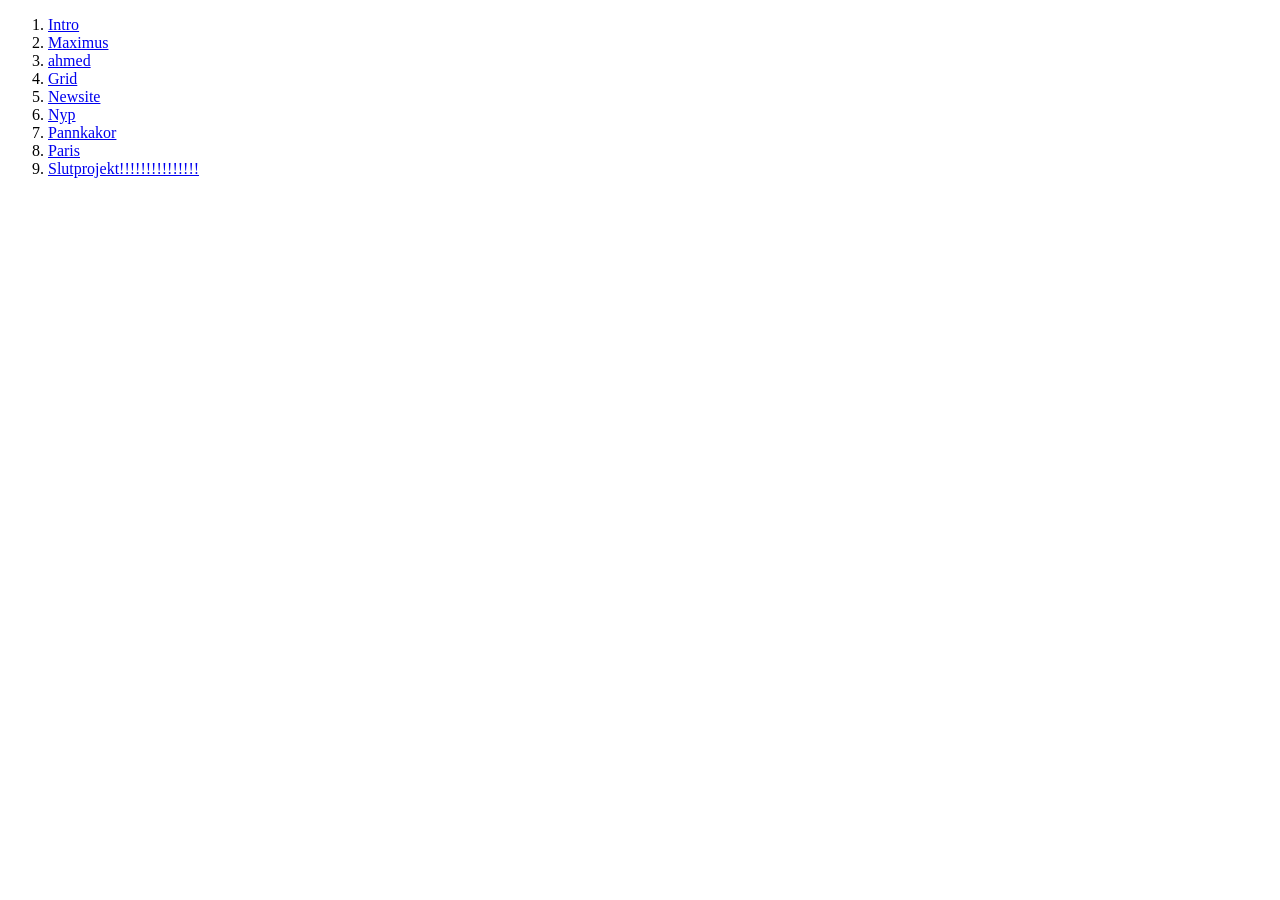
<file: index.html>
<!DOCTYPE html>
<html lang="en">
<head>
    <meta charset="UTF-8">
    <meta name="viewport" content="width=device-width, initial-scale=1.0">
    <title>Document</title>
</head>
<body>
    

<ol>

<li><a href="01_intro/index.html">Intro</a>
</li>
<li><a href="05_Maximus/index.html">Maximus</a>
</li>
<li><a href="ahmed/index.html">ahmed</a>
</li>
<li><a href="Grid/index.html">Grid</a>
</li>
<li><a href="newsite/homepage/homepage.html">Newsite</a>
</li>
<li><a href="Nyp/index.html">Nyp</a>
</li>
<li><a href="pannkakor/index.html">Pannkakor</a>
</li>
<li><a href="Paris/index.html">Paris</a>
</li>
<li><a href="slutprojekt/index.html">Slutprojekt!!!!!!!!!!!!!!!</a>
</li>





</ol>




</body>
</html>
</file>
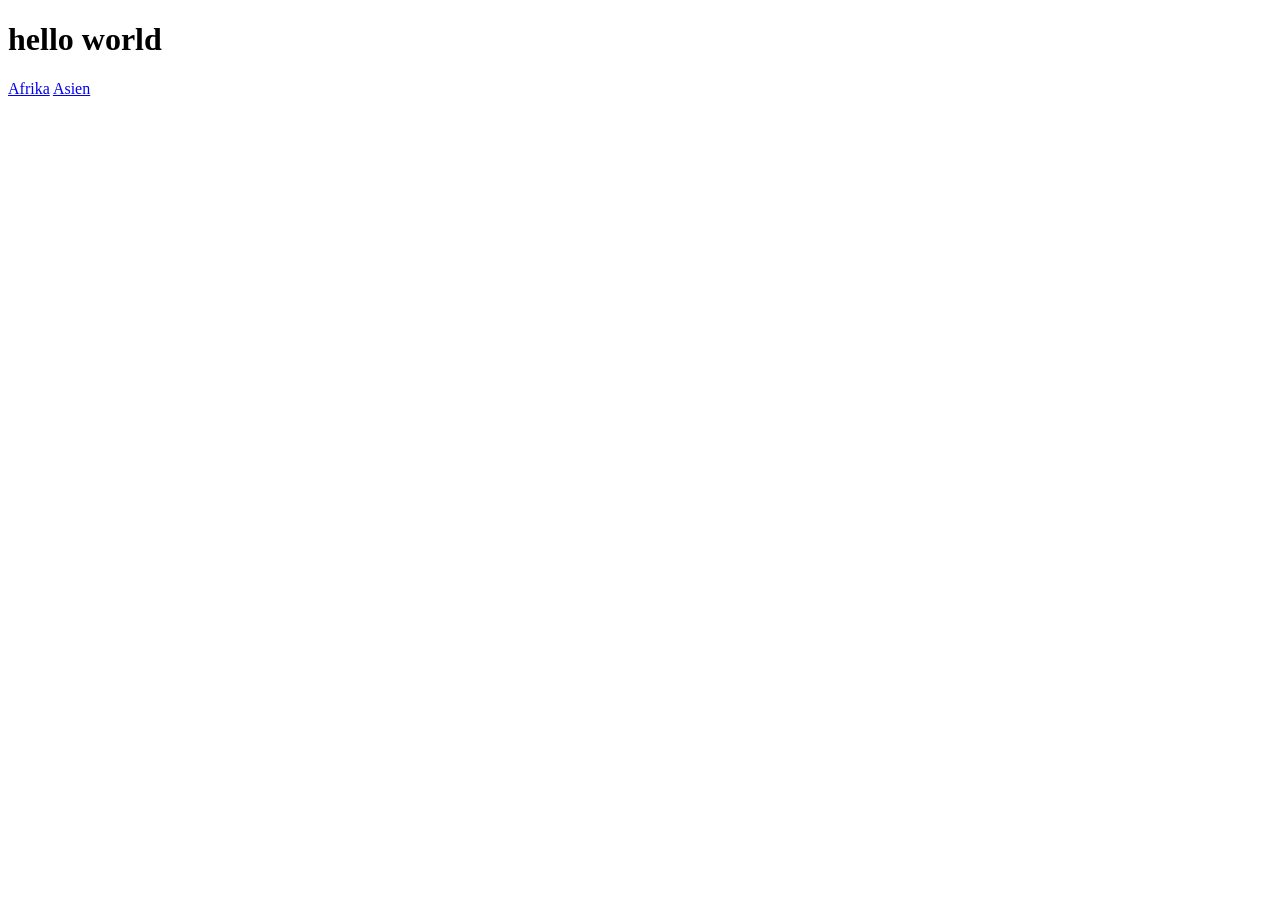
<file: 01_intro/index.html>
<!DOCTYPE html>
<html lang="en">
<head>
    <meta charset="UTF-8">
    <meta name="viewport" content="width=device-width, initial-scale=1.0">
    <title>Document</title>
</head>
<body>
  <h1> hello world</h1> 
  <a href="afrika/afrika.html">Afrika</a>
  <a href="asien/asien.html">Asien</a>
</body>
</html>
</file>
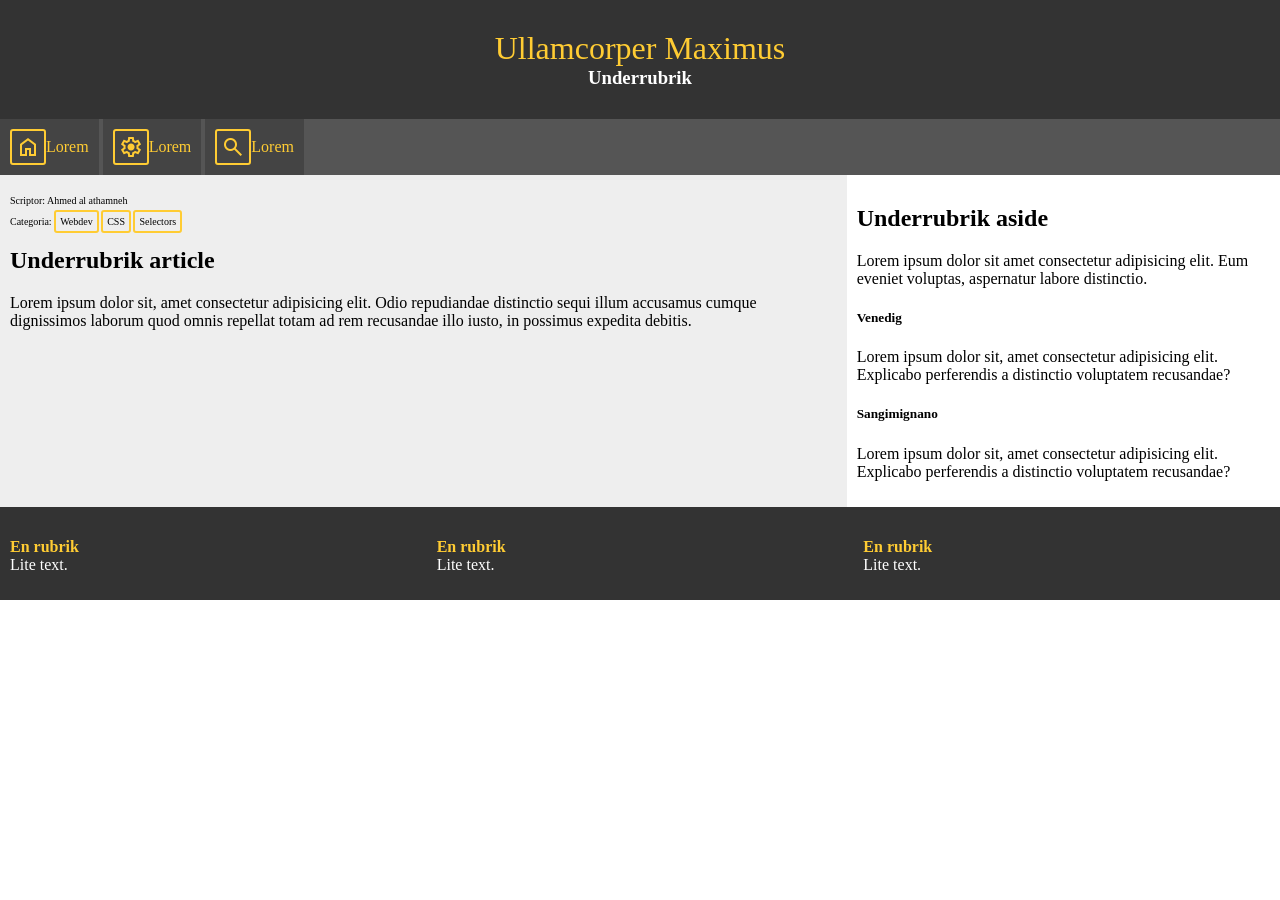
<file: 05_Maximus/index.html>
<!DOCTYPE html>
<html lang="en">
<head>
    <meta charset="UTF-8">
    <meta name="viewport" content="width=device-width, initial-scale=1.0">
    <title>Document</title><link rel="stylesheet" href="https://fonts.googleapis.com/css2?family=Material+Symbols+Outlined" />
    <link rel="stylesheet" href="style.css">
</head>
<body>
    <header>
        <h1>Ullamcorper Maximus</h1>
        <h3>Underrubrik</h3>
    </header>
    <nav>
        <a href="#"><span class="material-symbols-outlined">home</span>Lorem</a>
        <a href="#"><span class="material-symbols-outlined">settings</span>Lorem</a>
        <a href="#"><span class="material-symbols-outlined">search</span>Lorem</a>
    </nav>
    <main>
        <article>
            <p class="pasta">Scriptor: Ahmed al athamneh</p>
            <p class="pasta">Categoria: <span>Webdev</span> <span>CSS</span> <span>Selectors</span></p>
            <h2>Underrubrik article</h2>
            <p>Lorem ipsum dolor sit, amet consectetur adipisicing elit. Odio repudiandae distinctio sequi illum accusamus cumque dignissimos laborum quod omnis repellat totam ad rem recusandae illo iusto, in possimus expedita debitis.</p>
        </article>
        <aside>
            <h2>Underrubrik aside</h2>
            <p>Lorem ipsum dolor sit amet consectetur adipisicing elit. Eum eveniet voluptas, aspernatur labore distinctio.</p>
            <div id="venedig">
                <section>
                    <h5>Venedig</h5>
                    <p>Lorem ipsum dolor sit, amet consectetur adipisicing elit. Explicabo perferendis a distinctio voluptatem recusandae?</p>
                </section>
            </div>
            <div id="sangimignano">
                <section>
                    <h5>Sangimignano</h5>
                    <p>Lorem ipsum dolor sit, amet consectetur adipisicing elit. Explicabo perferendis a distinctio voluptatem recusandae?</p>
                </section>
            </div>
        </aside>
    </main>
    <footer>
        <section>
            <h4>En rubrik</h4>
            <p>Lite text.</p>
        </section>
        <section>
            <h4>En rubrik</h4>
            <p>Lite text.</p>
        </section>
        <section>
            <h4>En rubrik</h4>
            <p>Lite text.</p>
        </section>
    </footer>
</body>
</html>
</file>
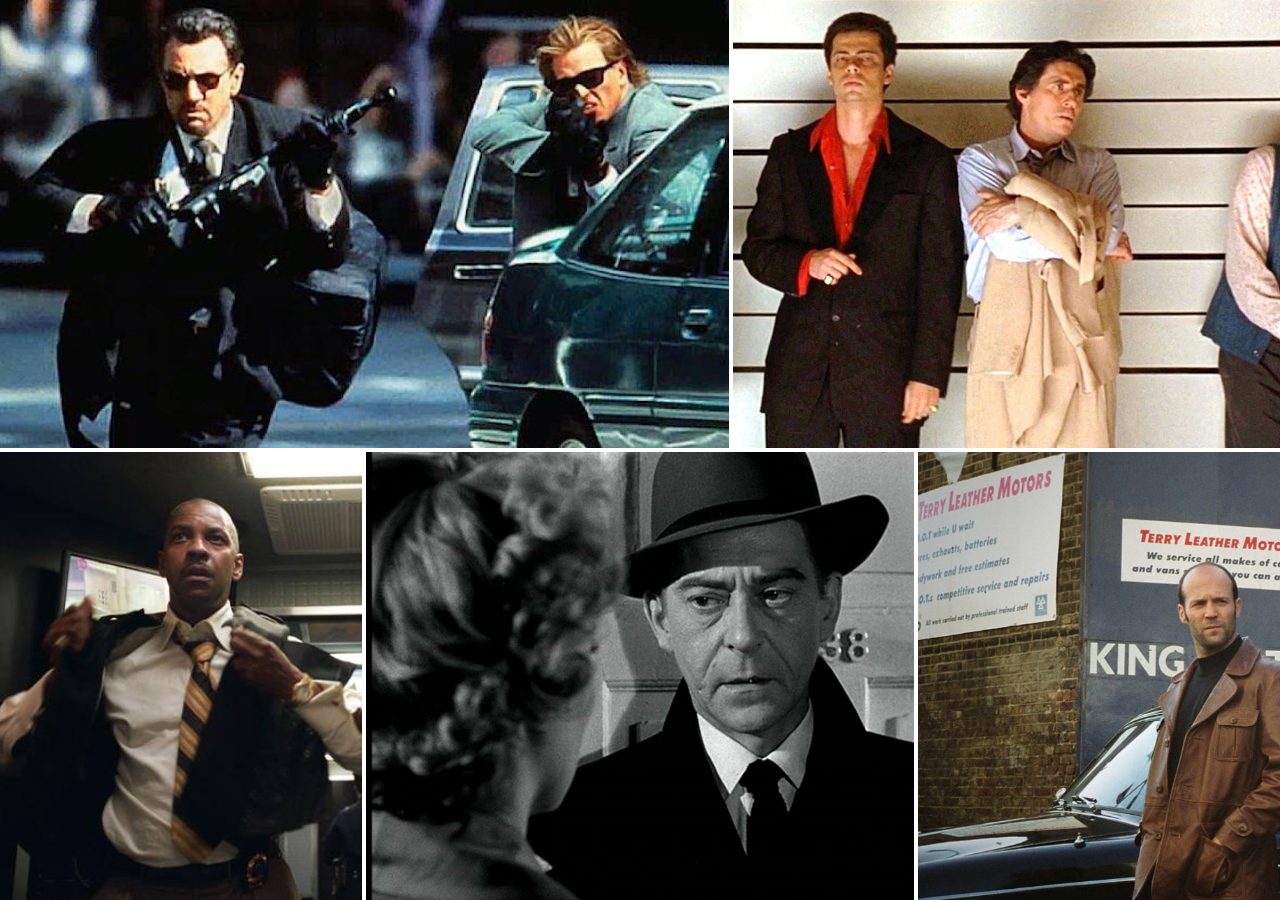
<file: Grid/index.html>
<!DOCTYPE html>
<html lang="en">
<head>
    <meta charset="UTF-8">
    <meta name="viewport" content="width=device-width, initial-scale=1.0">
    <title>Document</title>
    <link rel="stylesheet" href="style.css">
</head>
<body>
    <section id="bankjob"></section>
    <section id="heat"></section>
    <section id="insodeman"></section>
    <section id="rififi"></section>
    <section id="usual"></section>
    
</body>
</html>
</file>
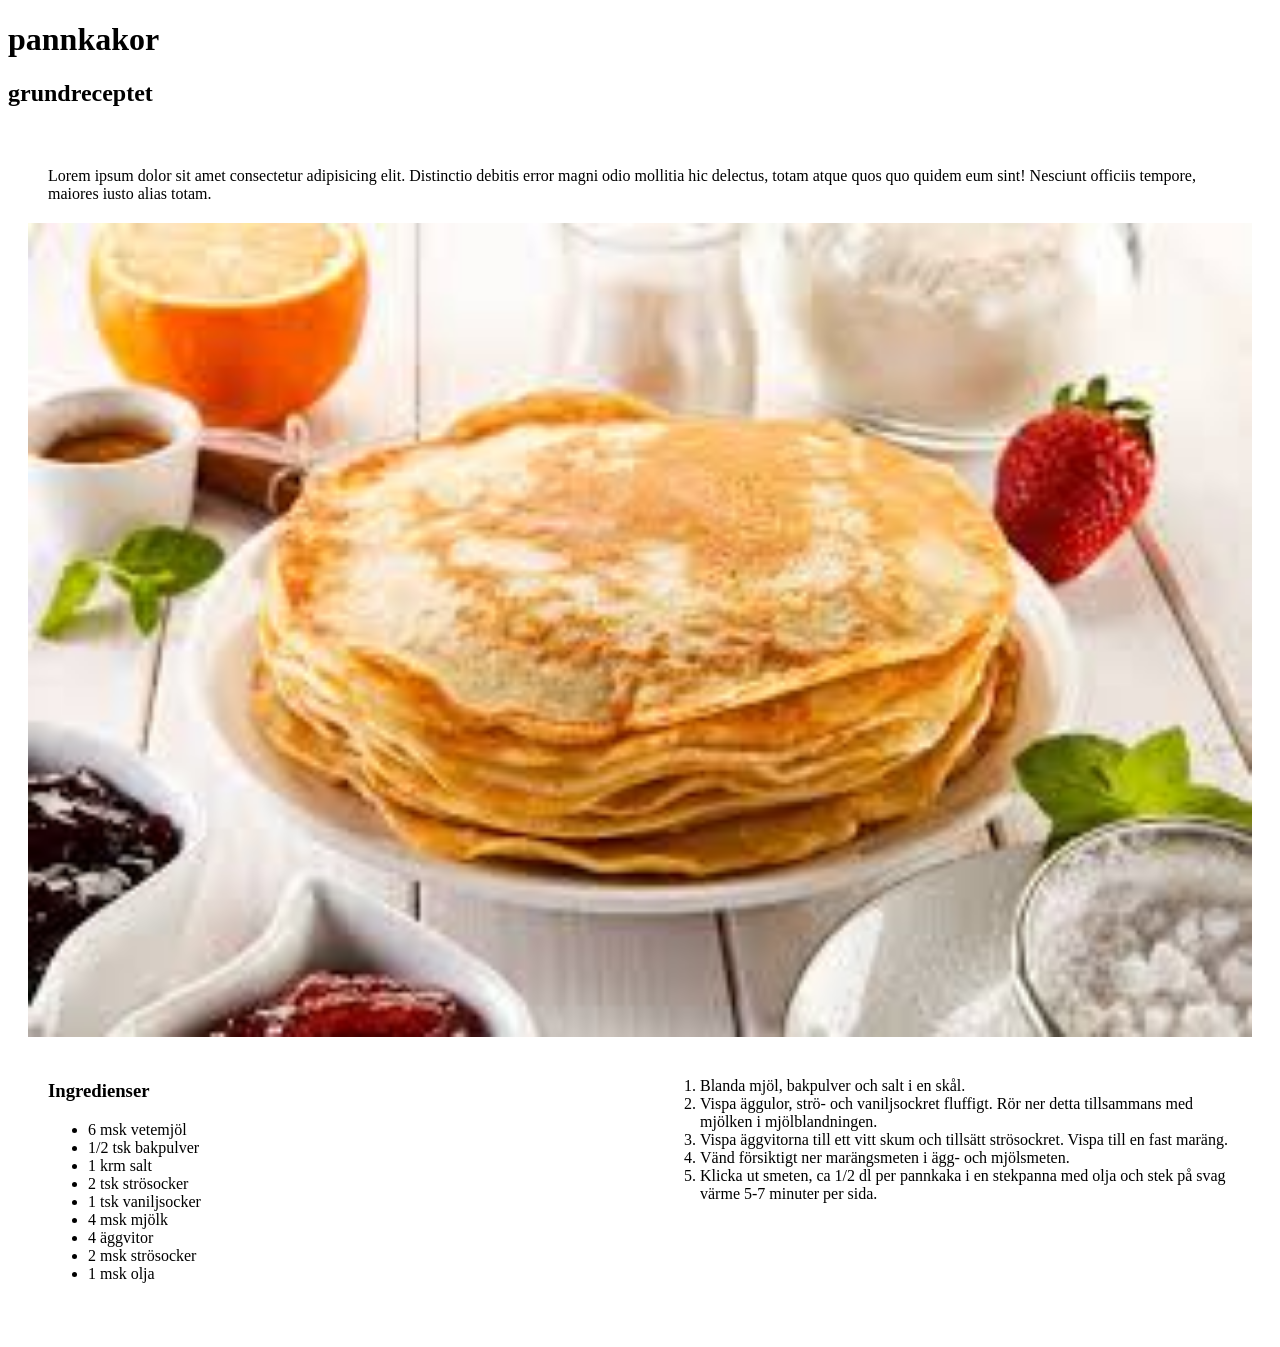
<file: pannkakor/index.html>
<!DOCTYPE html>
<html lang="en">
    <link rel="stylesheet" href="style.css">
<head>
    <meta charset="UTF-8">
    <meta name="viewport" content="width=device-width, initial-scale=1.0">
    <title>Document</title>
</head>
<body>
  <header>
    <h1> pannkakor</h1>
    <h2> grundreceptet</h2>
  </header> 
  <main>
    <p> Lorem ipsum dolor sit amet consectetur adipisicing elit. Distinctio debitis error magni odio mollitia hic delectus, totam atque quos quo quidem eum sint! Nesciunt officiis tempore, maiores iusto alias totam.</p>
    <img src="bilder/images (3).jpg" alt="pannkakor med färska bär ">
    <div>
        <section>
            <h3>Ingredienser</h3>
            <ul>
                <li> 6 msk vetemjöl </li>
                <li> 1/2 tsk bakpulver </li>
                <li> 1 krm salt </li>
                <li> 2 tsk strösocker </li>
                <li> 1 tsk vaniljsocker </li>
                <li> 4 msk mjölk </li>
                <li>4 äggvitor</li>
                <li>2 msk strösocker</li>
                <li>1 msk olja</li>
            </ul>
        </section>
        <section>
        <ol>
            <li>Blanda mjöl, bakpulver och salt i en skål.</li>
            <li>Vispa äggulor, strö- och vaniljsockret fluffigt. Rör ner detta tillsammans med mjölken i mjölblandningen.</li>
            <li>Vispa äggvitorna till ett vitt skum och tillsätt strösockret. Vispa till en fast maräng.</li>
            <li>Vänd försiktigt ner marängsmeten i ägg- och mjölsmeten.</li>
            <li>Klicka ut smeten, ca 1/2 dl per pannkaka i en stekpanna med olja och stek på svag värme 5-7 minuter per sida.</li>
    
        </ol>
        </section>
    </div>
  </main> 
</body>
</html>
</file>
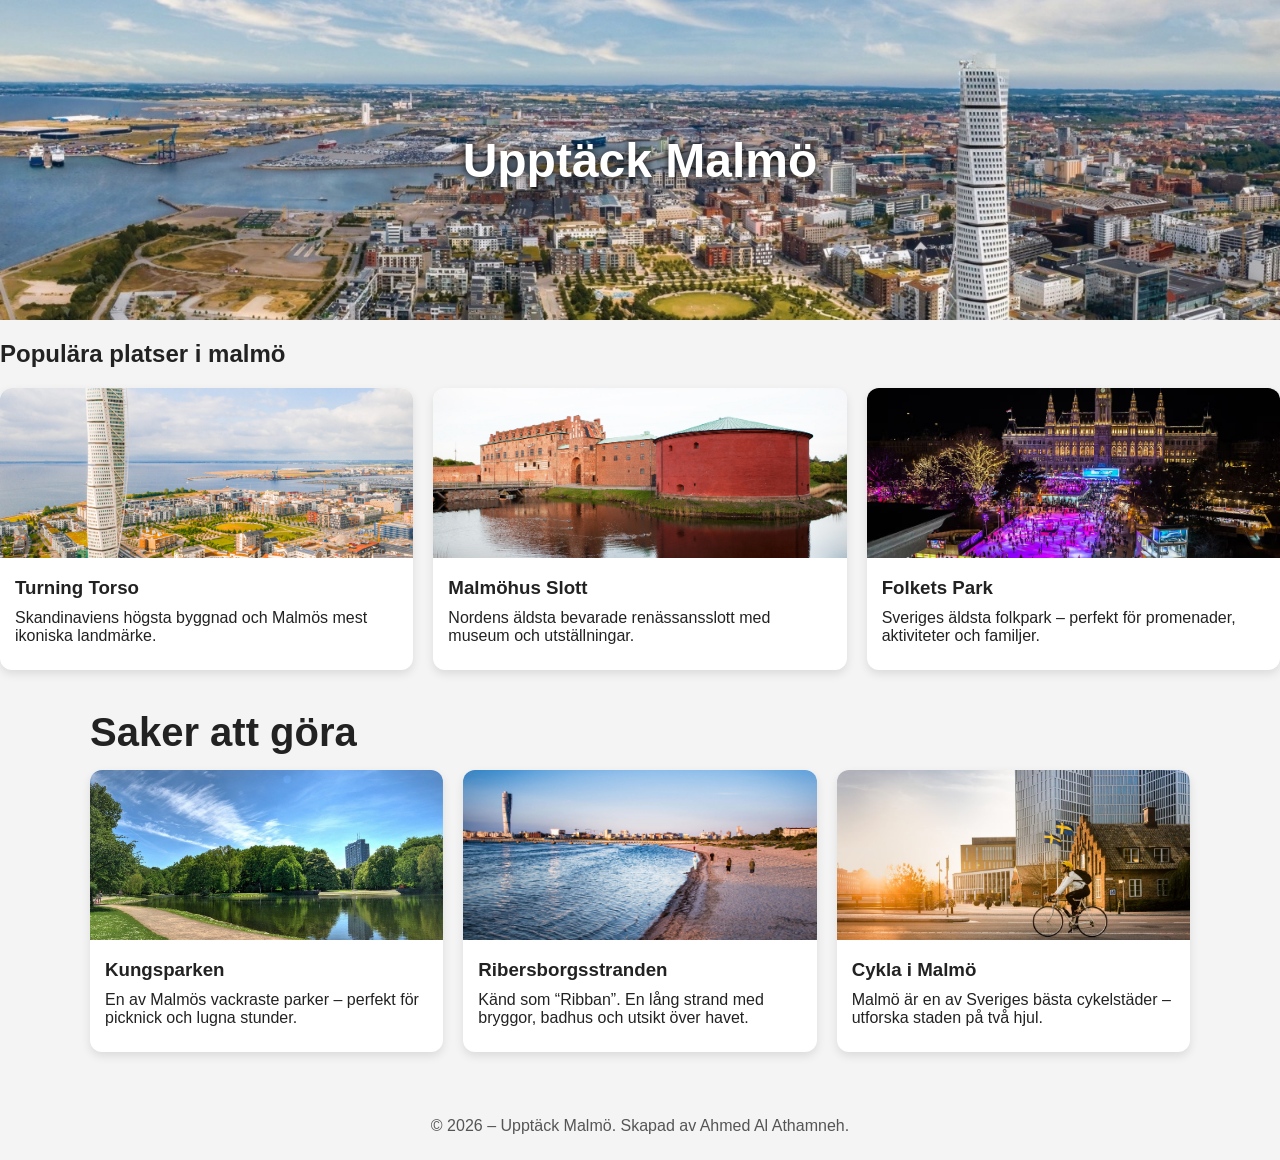
<file: slutprojekt/index.html>
<!DOCTYPE html>
<html lang="sv">
<head>
    <meta charset="UTF-8">
    <meta name="viewport" content="width=device-width, initial-scale=1.0">
    <title>Upptäck Malmö</title>
    <link rel="stylesheet" href="style.css">
</head>
<body>

<header class="hero">
    <h1>Upptäck Malmö</h1>
    <!-- <img src="images/IMG_4898.jpeg" alt="M"> -->
</header>

<div class="tion">
    <h2>Populära platser i malmö</h2>

    <div class="grid">

        <div class="card">
            <img src="images/shutterstock_1456864439-scaled.jpg" alt="Turning Torso">
            <div class="card-content">
                <h3>Turning Torso</h3>
                <p>Skandinaviens högsta byggnad och Malmös mest ikoniska landmärke.</p>
            </div>
        </div>

        <div class="card">
            <img src="images/6c8b6873-7040-4def-8a08-f2b595be8e95.jpg" alt="Malmöhus slott">
            <div class="card-content">
                <h3>Malmöhus Slott</h3>
                <p>Nordens äldsta bevarade renässansslott med museum och utställningar.</p>
            </div>
        </div>

        <div class="card">
            <img src="images/a091f2c4-5b9b-49a3-ac00-d7e35a5914cd.avif" alt="Folkets Park">
            <div class="card-content">
                <h3>Folkets Park</h3>
                <p>Sveriges äldsta folkpark – perfekt för promenader, aktiviteter och familjer.</p>
            </div>
        </div>

    </div>
</div>

<div class="section">
    <h2>Saker att göra</h2>

    <div class="grid">

        <div class="card">
            <img src="images/kungsparken-maj-2017.jpg" alt="Kungsparken">
            <div class="card-content">
                <h3>Kungsparken</h3>
                <p>En av Malmös vackraste parker – perfekt för picknick och lugna stunder.</p>
            </div>
        </div>

        <div class="card">
            <img src="images/ribersborg-beach.jpg" alt="Ribersborg">
            <div class="card-content">
                <h3>Ribersborgsstranden</h3>
                <p>Känd som “Ribban”. En lång strand med bryggor, badhus och utsikt över havet.</p>
            </div>
        </div>

        <div class="card">
            <img src="images/Malmo_Live_foto_Apeloga-1024x684.jpg" alt="Cykla i Malmö">
            <div class="card-content">
                <h3>Cykla i Malmö</h3>
                <p>Malmö är en av Sveriges bästa cykelstäder – utforska staden på två hjul.</p>
            </div>
        </div>

    </div>
</div>

<footer>
    © 2026 – Upptäck Malmö. Skapad av Ahmed Al Athamneh.
</footer>

</body>
</html>
</file>
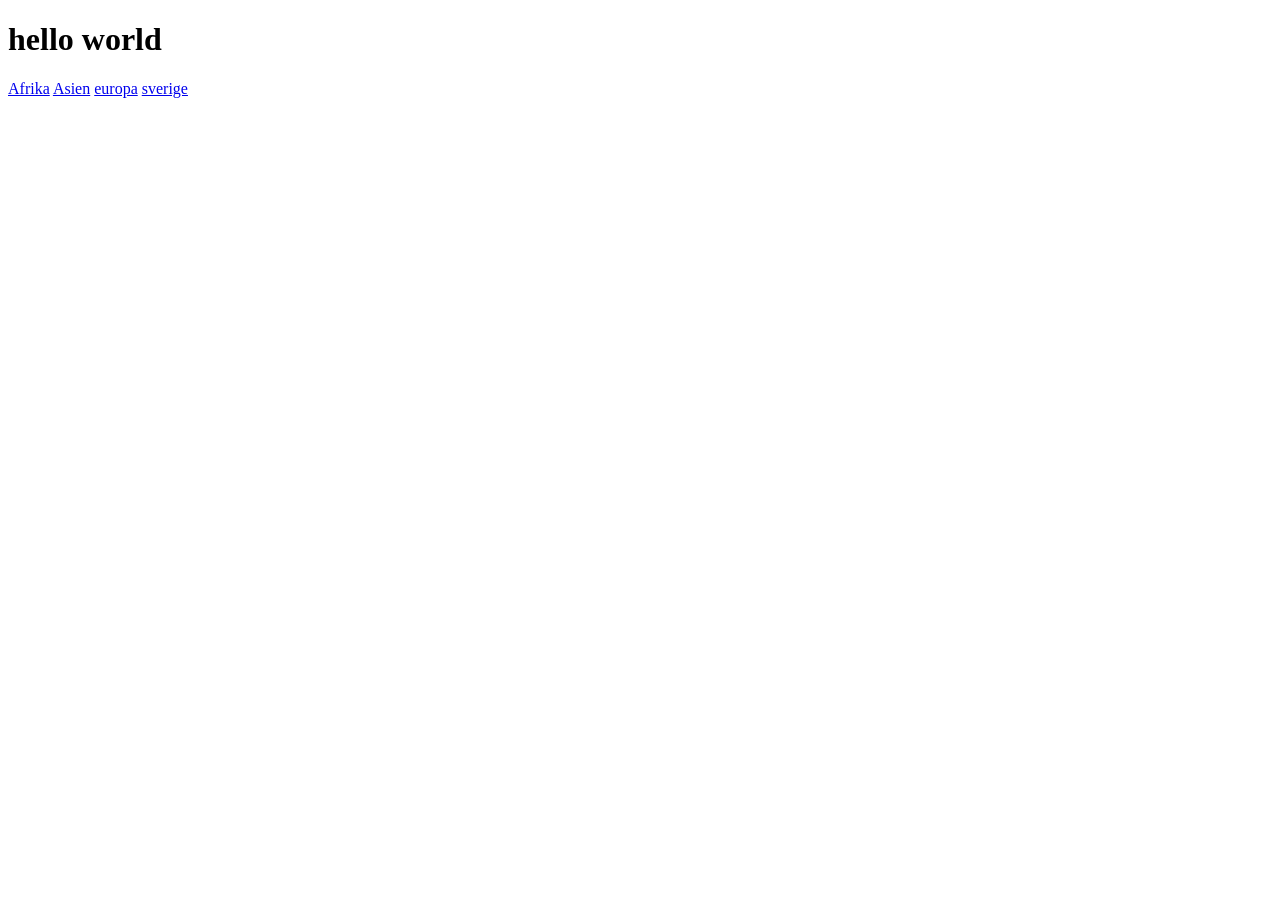
<file: 01_intro/afrika/index.html>
<!DOCTYPE html>
<html lang="en">
<head>
    <meta charset="UTF-8">
    <meta name="viewport" content="width=device-width, initial-scale=1.0">
    <title>Document</title>
</head>
<body>
  <h1> hello world</h1> 
  <a href="afrika/afrika.html">Afrika</a>
  <a href="asien/asien.html">Asien</a>
  <a href="europa/europa.html">europa</a>
  <a href="europa/sverige.html">sverige</a>
</body>
</html>
</file>
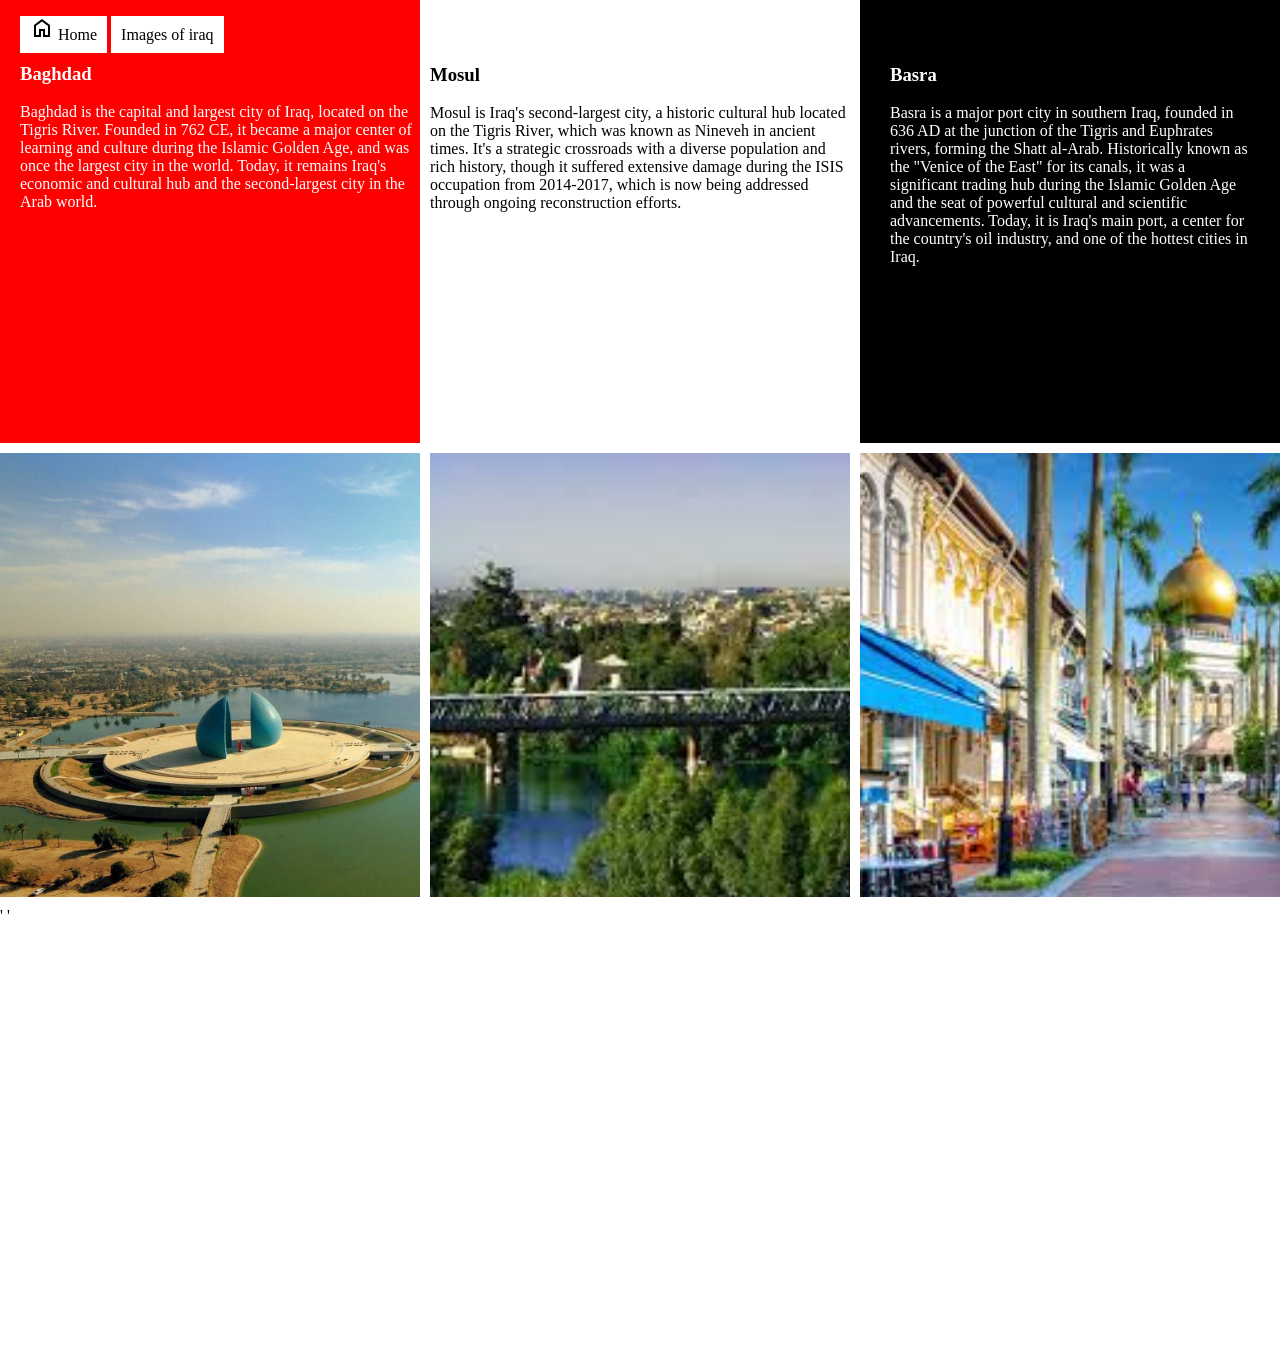
<file: newsite/cities/cities.html>
<!DOCTYPE html>
<html lang="en">
<head>
    
    <meta charset="UTF-8">
    <meta name="viewport" content="width=device-width, initial-scale=1.0">
    <title>Document</title>
    <link rel="stylesheet" href="cities.css">
    <link rel="stylesheet" href="https://fonts.googleapis.com/css2?family=Material+Symbols+Outlined:opsz,wght,FILL,GRAD@24,400,0,0&icon_names=home" />  
</head>
<body>


    <section id="a">
        <nav> 
            <p> <a href="../homepage/homepage.html"><span class="material-symbols-outlined">home</span>  Home</a>
             <a href="../imagesofiraq/imagesofiraq.html">Images of iraq</a>
         </nav>
        <h3>Baghdad</h3>
        <p>Baghdad is the capital and largest city of Iraq, located on the Tigris River. Founded in 762 CE, it became a major center of learning and culture during the Islamic Golden Age, and was once the largest city in the world. Today, it remains Iraq's economic and cultural hub and the second-largest city in the Arab world.  </p>
        
</section>

    <section id="b">

            <h3> Mosul</h3>
        <p>Mosul is Iraq's second-largest city, a historic cultural hub located on the Tigris River, which was known as Nineveh in ancient times. It's a strategic crossroads with a diverse population and rich history, though it suffered extensive damage during the ISIS occupation from 2014-2017, which is now being addressed through ongoing reconstruction efforts. </p>
    </section>

    <section id="c">
        <h3>Basra</h3>
        <p>Basra is a major port city in southern Iraq, founded in 636 AD at the junction of the Tigris and Euphrates rivers, forming the Shatt al-Arab. Historically known as the "Venice of the East" for its canals, it was a significant trading hub during the Islamic Golden Age and the seat of powerful cultural and scientific advancements. Today, it is Iraq's main port, a center for the country's oil industry, and one of the hottest cities in Iraq.  
        </p>
    </section>
    <section id="d"></section>
    <section id="e"></section>
    <section id="f"></section>
</body>
</html>
'


'
</file>
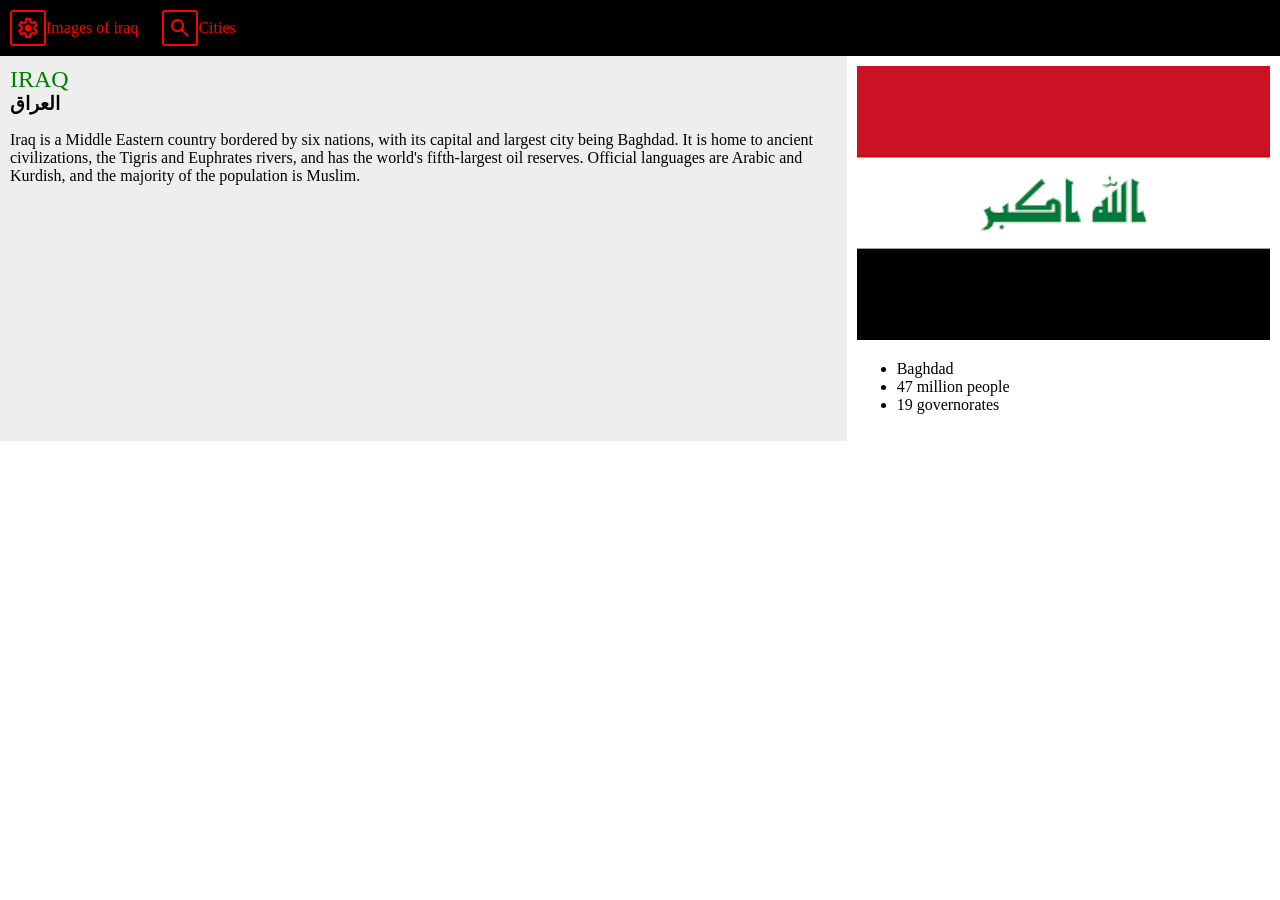
<file: newsite/homepage/homepage.html>
<!DOCTYPE html>
<html lang="en">
<head>
    <meta charset="UTF-8">
    <meta name="viewport" content="width=device-width, initial-scale=1.0">
    <title>Document</title><link rel="stylesheet" href="https://fonts.googleapis.com/css2?family=Material+Symbols+Outlined" />
    <link rel="stylesheet" href="homepage.css">
</head>
<body>
    <nav>
        <a href="../imagesofiraq/imagesofiraq.html"><span class="material-symbols-outlined">settings</span>Images of iraq</a>
        <a href="../cities/cities.html"><span class="material-symbols-outlined">search</span>Cities</a>
    </nav>
    <main>
        <article>    
            <h1>IRAQ</h1>
            <h3>العراق</h3>
            <p>Iraq is a Middle Eastern country bordered by six nations, with its capital and largest city being Baghdad. It is home to ancient civilizations, the Tigris and Euphrates rivers, and has the world's fifth-largest oil reserves. Official languages are Arabic and Kurdish, and the majority of the population is Muslim.</p>
        </article>
        <aside>
          <img src="../images/nedladdning.png" alt="flag">
            
            <div id="venedig">
                <section>
                    <ul>
                        <li>Baghdad</li>
                        <li>47 million people</li>
                        <li>19 governorates</li>
                    </ul>
                </section>
            </div>
           
                </section>
            </div>
        </aside>
    </main>
    
</body>
</html>
</file>
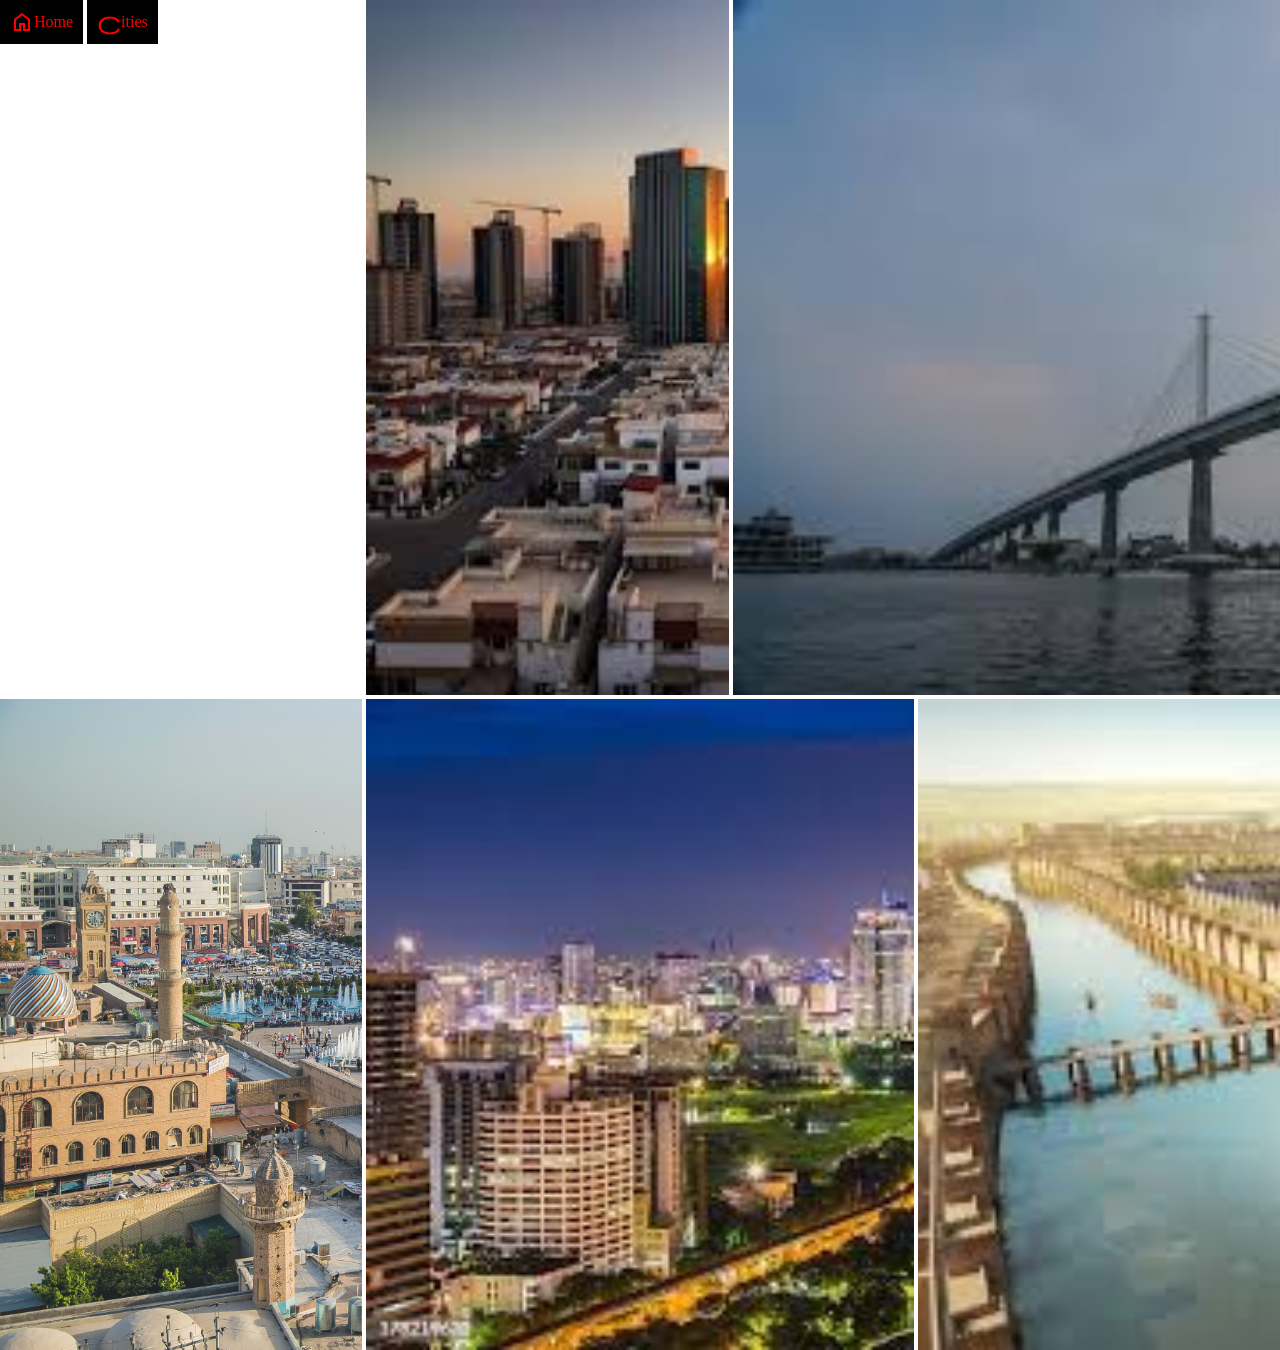
<file: newsite/imagesofiraq/imagesofiraq.html>
<!DOCTYPE html>
<html lang="en">
<head>
    <meta charset="UTF-8">
    <meta name="viewport" content="width=device-width, initial-scale=1.0">
    <title>Document</title>
    <title>Document</title><link rel="stylesheet" href="https://fonts.googleapis.com/css2?family=Material+Symbols+Outlined" />
    <link rel="stylesheet" href="imagesofiraq.css">
</head>
<body>
    <nav>
        <a href="../homepage/homepage.html"><span class="material-symbols-outlined">home</span>Home</a>   
        <a href="../cities/cities.html"><span class="material-symbols-outlined">C</span>ities</a>

    </nav>

    <section id="a"></section>
    <section id="b"></section>
    <section id="c"></section>
    <section id="d"></section>
    <section id="e"></section>
    
</body>
</html>
</file>
<file: 05_Maximus/style.css>
@charset "UTF-8";

body{
    margin: 0;
}

header{
    background: #333;
    color: white;
    text-align: center;
    padding: 30px;
}

h1{
    color: #FC3;
    margin: 0;
    font-weight: normal;
}

nav{
    background: #555;
}

nav a{
    background: #444;
    color: #FC3;
    text-decoration: none;
    padding: 10px;
    display: inline-flex;
    align-items: center;
}

nav a:hover{
    background: #555;
}

h3{
    margin: 0;
}

article, aside{
    padding: 10px;
}

article{
    flex: 2;
    background: #EEE;
}

aside{
    flex: 1;
}

main{
    display: flex;
}

.pasta{
    font-size: 10px;
    font-family: verdana;
}

span{
    border: 2px solid #FC3;
    padding: 4px;
    border-radius: 3px;
}

footer{
    display: flex;
    background: #333;
    color: white;
}

footer section{
    flex: 1;
    padding: 10px;
}

footer section p{
    margin-top: 0;
}

h4{
    color: #FC3;
    margin-bottom: 0;
}
</file>
<file: Grid/style.css>
@charset "UTF-8";
body section{
    border: 4px
}
body{
    gap: 4px;
    margin: 0;
    height: 100vh;
    display:grid;
    grid-template-columns: 1fr 1fr 0.5fr 1fr;
    grid-template-areas: 
        "heat  heat  usual usual"
        "insodeman  rififi  rififi bankjob"
}

#bankjob{
    grid-area: bankjob; 
    background: url(bilder/bankjob.jpg);
    background-size: cover;
}
#heat{
    grid-area: heat; 
    background: url(bilder/heat.jpg);
    background-size: cover;

}
#insodeman{
    grid-area: insodeman;
    background: url(bilder/insideman.jpg);
    background-size: cover;

}
#rififi{
    grid-area: rififi;
    background: url(bilder/rififi.jpg);
    background-size: cover;

}
#usual{
    grid-area: usual;
    background: url(bilder/usualsuspects.jpg);
    background-size: cover;

}
</file>
<file: pannkakor/style.css>
@charset "UTF-8";

main{
    margin: 0;
    padding: 20px;
}

main > p{
    margin: 0;
    padding: 20px;
}

img {
    width: 100%;
}
section{
    padding: 20px;
}

@media ( min-width: 700px){
    div{
        display: flex;
    }
    div section {
        flex: 1;
    }
}
</file>
<file: slutprojekt/style.css>
body {
    margin: 0;
    font-family: Arial, sans-serif;
    background: #f4f4f4;
    color: #222;
}

.hero {
    background: url('images/IMG_4898.jpeg') center/cover no-repeat;
    height: 320px;
    display: flex;
    align-items: center;
    justify-content: center;
    color: white;
    text-shadow: 0 0 10px black;
}

.hero h1 {
    font-size: 3rem;
    margin: 0;
}

.section {
    max-width: 1100px;
    margin: 40px auto;
    padding: 0 20px;
}

.section h2 {
    font-size: 40px;
    margin-bottom: 15px;
}

.grid {
    display: grid;
    grid-template-columns: repeat(auto-fit, minmax(260px, 1fr));
    gap: 20px;
}

.card {
    background: white;
    border-radius: 12px;
    overflow: hidden;
    box-shadow: 0 4px 10px rgba(0,0,0,0.1);
    transition: transform 0.2s ease;
}

.card:hover {
    transform: scale(1.03);
}

.card img {
    width: 100%;
    height: 170px;
    object-fit: cover;
}

.card-content {
    padding: 15px;
}

.card-content h3 {
    margin: 0 0 10px;
}

.card-content p {
    margin: 0 0 10px;
}




footer {
    text-align: center;
    padding: 25px;
    color: #555;
}
</file>
<file: newsite/cities/cities.css>
@charset "UTF-8";

body section{
    border: 4px
}
body{
    gap: 10px;
    margin: 0;
    height:150vh;
    grid-template-columns: 1fr 1fr 1fr;
    grid-template-rows: 1fr 1fr 1fr;
    display:grid;
    grid-template-areas: 
    "a b c"
    "d e f"
}

#a{
    background-color: red;
    color: white;
    grid-area: a; 
    padding-left: 20px;
  
}
#b{
    grid-area: b; 

    padding-top: 45px;
}
#c{
    grid-area: c; 
    padding: 30px;
    color: white;
    background-color: black;
    padding-top: 45px;
}

#d{
    grid-area: d; 
    background: url(../images/baghdad-breathtaking-view-m8dhcz5bommewovi.jpg);
    background-size: cover;
}

#e{
    grid-area: e; 
    background: url(../images/mosul\ 8k.jpg);
    background-size: cover;
}
#f{
    grid-area: f; 
    background: url(../images/basra\ 8k.jpg);
    background-size: cover;
}


nav a{
    background: white;
    color: black;
    text-decoration: none;
    align-items: center;
    padding: 10px;
    }
</file>
<file: newsite/homepage/homepage.css>
@charset "UTF-8";

body{
    margin: 0;
}

header{
    background: white;
    color: green;
    text-align: center;
    padding: 30px;
}

h1{
    color: green;
    margin: 0;
    font-weight: normal;
}

nav{
    background: black;
}

nav a{
    background: black;
    color: red;
    text-decoration: none;
    padding: 10px;
    display: inline-flex;
    align-items: center;
}

nav a:hover{
    background: #555;
}

h3{
    margin: 0;
}

article, aside{
    padding: 10px;
}

article{
    flex: 2;
    background: #EEE;
}

aside{
    flex: 1;
    
}

aside img{
    width: 100%;
    height: 75%;
}


main{
    display: flex;
}


span{
    border: 2px solid red;
    padding: 4px;
    border-radius: 3px;
}

footer{
    display: flex;
    background: #333;
    color: white;
}

footer section{
    flex: 1;
    padding: 10px;
}

footer section p{
    margin-top: 0;
}

h4{
    color: #FC3;
    margin-bottom: 0;
}
</file>
<file: newsite/imagesofiraq/imagesofiraq.css>
@charset "UTF-8";
body section{
    border: 4px
}
body{
    gap: 4px;
    margin: 0;
    height: 150vh;
    display:grid;
    grid-template-columns: 1fr 1fr 0.5fr 1fr;
    grid-template-areas: 
        ".  a  b b"
        "c  d  d e"
}

#a{
    grid-area: a; 
    background: url(../images/images\ \(1\).jpg);
    background-size: cover;
}
#b{
    grid-area: b; 
    background: url(../images/images\ \(2\).jpg);
    background-size: cover;

}
#c{
    grid-area: c;
    background: url(../images/Irak-foto-Unsplash-Saad-Salim.jpg);
    background-size: cover;

}
#d{
    grid-area: d;
    background: url(../images/nedladdning.jpg);
    background-size: cover;

}
#e{
    grid-area: e;
    background: url(../images/nedladdning\ \(1\).jpg);
    background-size: cover;

}


nav a{
    background-color: black;
    color: red;
    text-decoration: none;
    padding: 10px;
    display: inline-flex;
    align-items: center;
}
</file>
